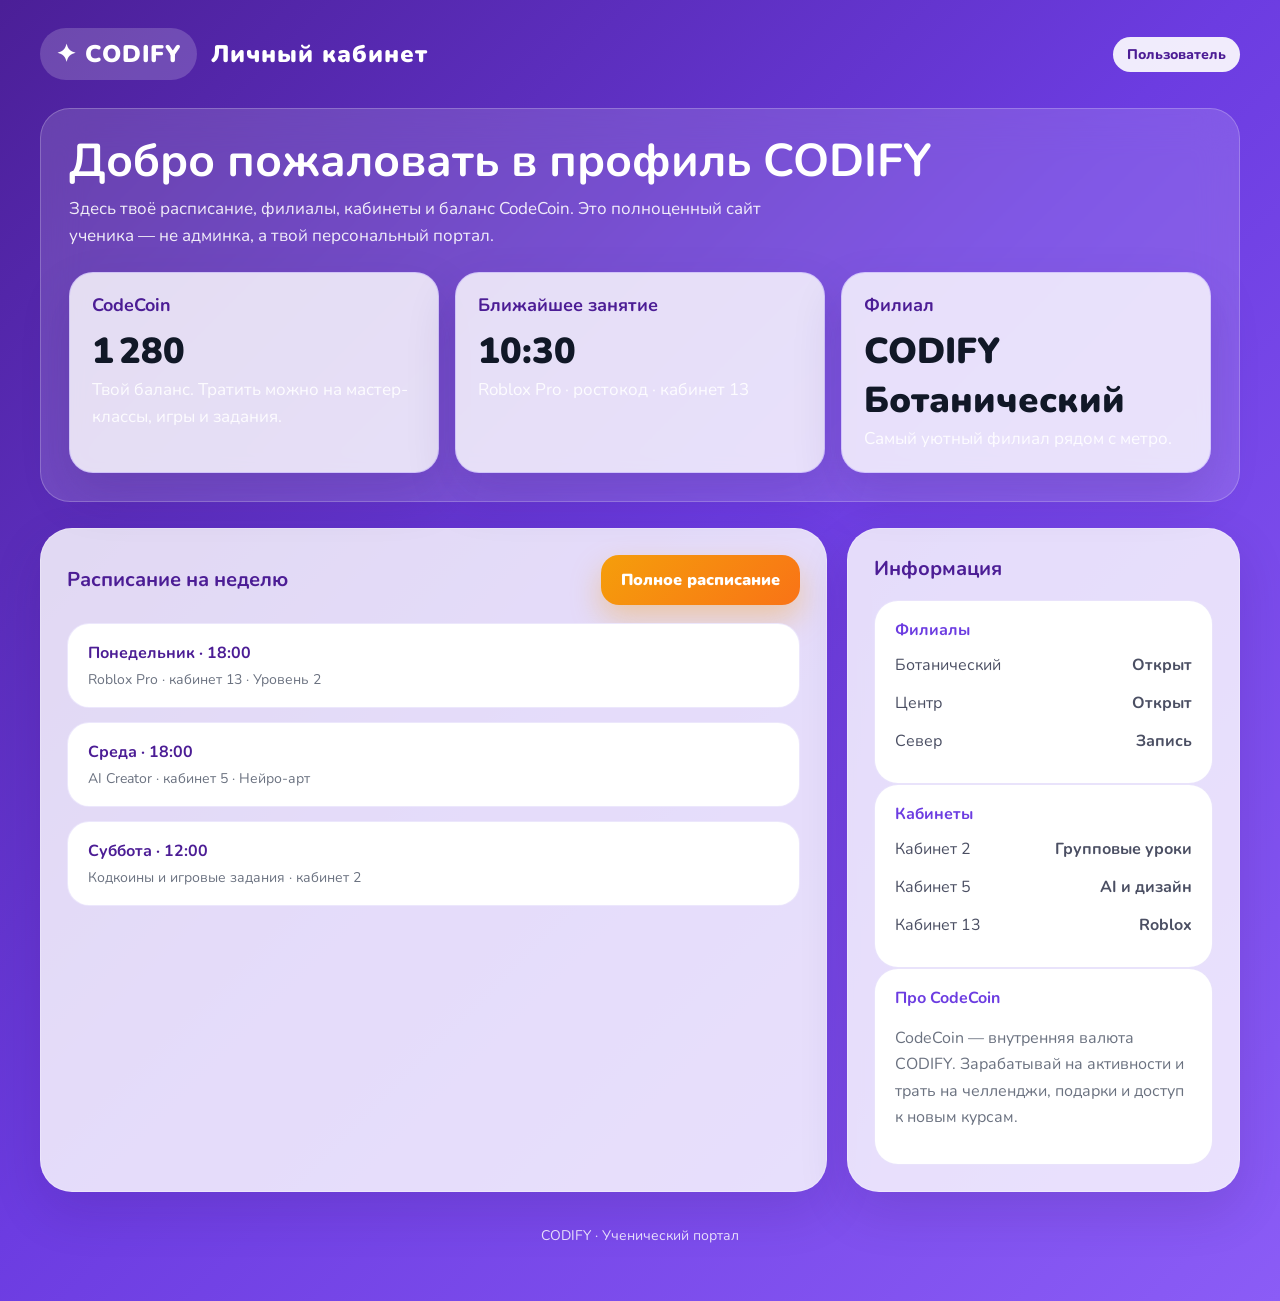
<file: Codify NPS/cabinet.html>
<!DOCTYPE html>
<html lang="ru">
<head>
  <meta charset="utf-8">
  <meta name="viewport" content="width=device-width, initial-scale=1.0">
  <title>CODIFY — Кабинет ученика</title>
  <link href="https://fonts.googleapis.com/css2?family=Nunito:wght@400;600;700;800;900&display=swap" rel="stylesheet">
  <style>
    :root {
      --purple: #6C3CE1;
      --purple-d: #4C1D95;
      --purple-l: #8B5CF6;
      --amber: #F59E0B;
      --ink: #1E1B4B;
      --gray: #6B7280;
      --layer: rgba(255,255,255,.82);
    }
    * { box-sizing: border-box; }
    body {
      margin: 0;
      min-height: 100vh;
      font-family: 'Nunito', sans-serif;
      background: linear-gradient(135deg, #4B1F97 0%, #6C3CE1 48%, #8B5CF6 100%);
      color: var(--ink);
    }
    .page {
      width: min(1200px, calc(100% - 32px));
      margin: 0 auto;
      padding: 28px 0 56px;
    }
    .header {
      display: flex;
      justify-content: space-between;
      gap: 18px;
      align-items: center;
      flex-wrap: wrap;
      margin-bottom: 28px;
    }
    .brand {
      display: flex;
      align-items: center;
      gap: 14px;
      color: #fff;
      font-size: 24px;
      font-weight: 900;
      letter-spacing: 1px;
    }
    .brand span { background: rgba(255,255,255,.18); padding: 10px 16px; border-radius: 999px; }
    .hero {
      background: rgba(255,255,255,.14);
      border: 1px solid rgba(255,255,255,.22);
      backdrop-filter: blur(20px);
      border-radius: 30px;
      padding: 28px;
      width: 100%;
    }
    .hero h1 {
      margin: 0 0 10px;
      font-size: clamp(32px, 4vw, 46px);
      line-height: 1.05;
      color: #fff;
    }
    .hero p {
      margin: 0;
      color: rgba(255,255,255,.9);
      font-size: 17px;
      max-width: 760px;
      line-height: 1.6;
    }
    .top-widgets {
      display: grid;
      grid-template-columns: repeat(3, minmax(180px, 1fr));
      gap: 16px;
      margin-top: 22px;
    }
    .widget {
      background: var(--layer);
      border-radius: 24px;
      padding: 20px 22px;
      border: 1px solid rgba(110, 75, 255, .18);
      box-shadow: 0 22px 50px rgba(51, 16, 92, .16);
    }
    .widget h2 {
      font-size: 18px;
      margin: 0 0 10px;
      color: var(--purple-d);
    }
    .widget .value {
      font-size: 36px;
      font-weight: 900;
      color: #111827;
    }
    .layout {
      display: grid;
      grid-template-columns: 2fr 1fr;
      gap: 20px;
      margin-top: 26px;
    }
    .panel {
      background: var(--layer);
      border-radius: 32px;
      padding: 26px;
      border: 1px solid rgba(255,255,255,.26);
      box-shadow: 0 20px 50px rgba(51, 16, 92, .14);
    }
    .panel h3 {
      margin: 0 0 16px;
      font-size: 20px;
      color: var(--purple-d);
    }
    .panel p { color: var(--gray); line-height: 1.65; }
    .card-grid {
      display: grid;
      grid-template-columns: repeat(2, minmax(0, 1fr));
      gap: 16px;
    }
    .info-card {
      background: #fff;
      border-radius: 24px;
      padding: 18px 20px;
      border: 1px solid rgba(99, 60, 225, .14);
    }
    .info-card h4 {
      margin: 0 0 10px;
      font-size: 16px;
      color: var(--purple);
    }
    .info-card ul {
      list-style: none;
      margin: 0;
      padding: 0;
      color: #4B4F63;
      line-height: 1.75;
    }
    .info-card li {
      margin-bottom: 10px;
      display: flex;
      justify-content: space-between;
      gap: 10px;
    }
    .badge {
      display: inline-flex;
      align-items: center;
      gap: 8px;
      background: rgba(255,255,255,.9);
      color: var(--purple-d);
      border-radius: 999px;
      padding: 8px 14px;
      font-weight: 800;
      font-size: 14px;
    }
    .cta {
      display: inline-flex;
      align-items: center;
      justify-content: center;
      gap: 10px;
      background: linear-gradient(135deg,#F59E0B,#F97316);
      color: #fff;
      text-decoration: none;
      border-radius: 18px;
      padding: 14px 20px;
      font-weight: 900;
      box-shadow: 0 14px 30px rgba(245, 158, 11, .35);
    }
    .section-title {
      display: flex;
      justify-content: space-between;
      align-items: center;
      gap: 14px;
      margin-bottom: 18px;
    }
    .section-title h3 { margin: 0; }
    .schedule {
      display: grid;
      gap: 14px;
    }
    .lesson {
      background: #fff;
      border-radius: 22px;
      padding: 18px 20px;
      border: 1px solid rgba(99, 60, 225, .12);
    }
    .lesson strong {
      display: block;
      font-size: 16px;
      margin-bottom: 6px;
      color: var(--purple-d);
    }
    .lesson span {
      display: block;
      font-size: 14px;
      color: var(--gray);
    }
    .brand-footer {
      margin-top: 34px;
      font-size: 14px;
      color: rgba(255,255,255,.82);
      text-align: center;
    }
    @media (max-width: 960px) {
      .layout { grid-template-columns: 1fr; }
      .card-grid { grid-template-columns: 1fr; }
      .top-widgets { grid-template-columns: 1fr; }
    }
  </style>
</head>
<body>
  <main class="page">
    <header class="header">
      <div class="brand"><span>✦ CODIFY</span> Личный кабинет</div>
      <div class="badge">Пользователь</div>
    </header>

    <section class="hero">
      <h1>Добро пожаловать в профиль CODIFY</h1>
      <p>Здесь твоё расписание, филиалы, кабинеты и баланс CodeCoin. Это полноценный сайт ученика — не админка, а твой персональный портал.</p>
      <div class="top-widgets">
        <div class="widget">
          <h2>CodeCoin</h2>
          <div class="value">1 280</div>
          <p>Твой баланс. Тратить можно на мастер-классы, игры и задания.</p>
        </div>
        <div class="widget">
          <h2>Ближайшее занятие</h2>
          <div class="value">10:30</div>
          <p>Roblox Pro · ростокод · кабинет 13</p>
        </div>
        <div class="widget">
          <h2>Филиал</h2>
          <div class="value">CODIFY Ботанический</div>
          <p>Самый уютный филиал рядом с метро.</p>
        </div>
      </div>
    </section>

    <div class="layout">
      <section class="panel">
        <div class="section-title">
          <h3>Расписание на неделю</h3>
          <a class="cta" href="#">Полное расписание</a>
        </div>
        <div class="schedule">
          <article class="lesson">
            <strong>Понедельник · 18:00</strong>
            <span>Roblox Pro · кабинет 13 · Уровень 2</span>
          </article>
          <article class="lesson">
            <strong>Среда · 18:00</strong>
            <span>AI Creator · кабинет 5 · Нейро‑арт</span>
          </article>
          <article class="lesson">
            <strong>Суббота · 12:00</strong>
            <span>Кодкоины и игровые задания · кабинет 2</span>
          </article>
        </div>
      </section>

      <aside class="panel">
        <div class="section-title">
          <h3>Информация</h3>
        </div>
        <div class="info-card">
          <h4>Филиалы</h4>
          <ul>
            <li><span>Ботанический</span><strong>Открыт</strong></li>
            <li><span>Центр</span><strong>Открыт</strong></li>
            <li><span>Север</span><strong>Запись</strong></li>
          </ul>
        </div>
        <div class="info-card">
          <h4>Кабинеты</h4>
          <ul>
            <li><span>Кабинет 2</span><strong>Групповые уроки</strong></li>
            <li><span>Кабинет 5</span><strong>AI и дизайн</strong></li>
            <li><span>Кабинет 13</span><strong>Roblox</strong></li>
          </ul>
        </div>
        <div class="info-card">
          <h4>Про CodeCoin</h4>
          <p>CodeCoin — внутренняя валюта CODIFY. Зарабатывай на активности и трать на челленджи, подарки и доступ к новым курсам.</p>
        </div>
      </aside>
    </div>

    <div class="brand-footer">CODIFY · Ученический портал</div>
  </main>
</body>
</html>
</file>
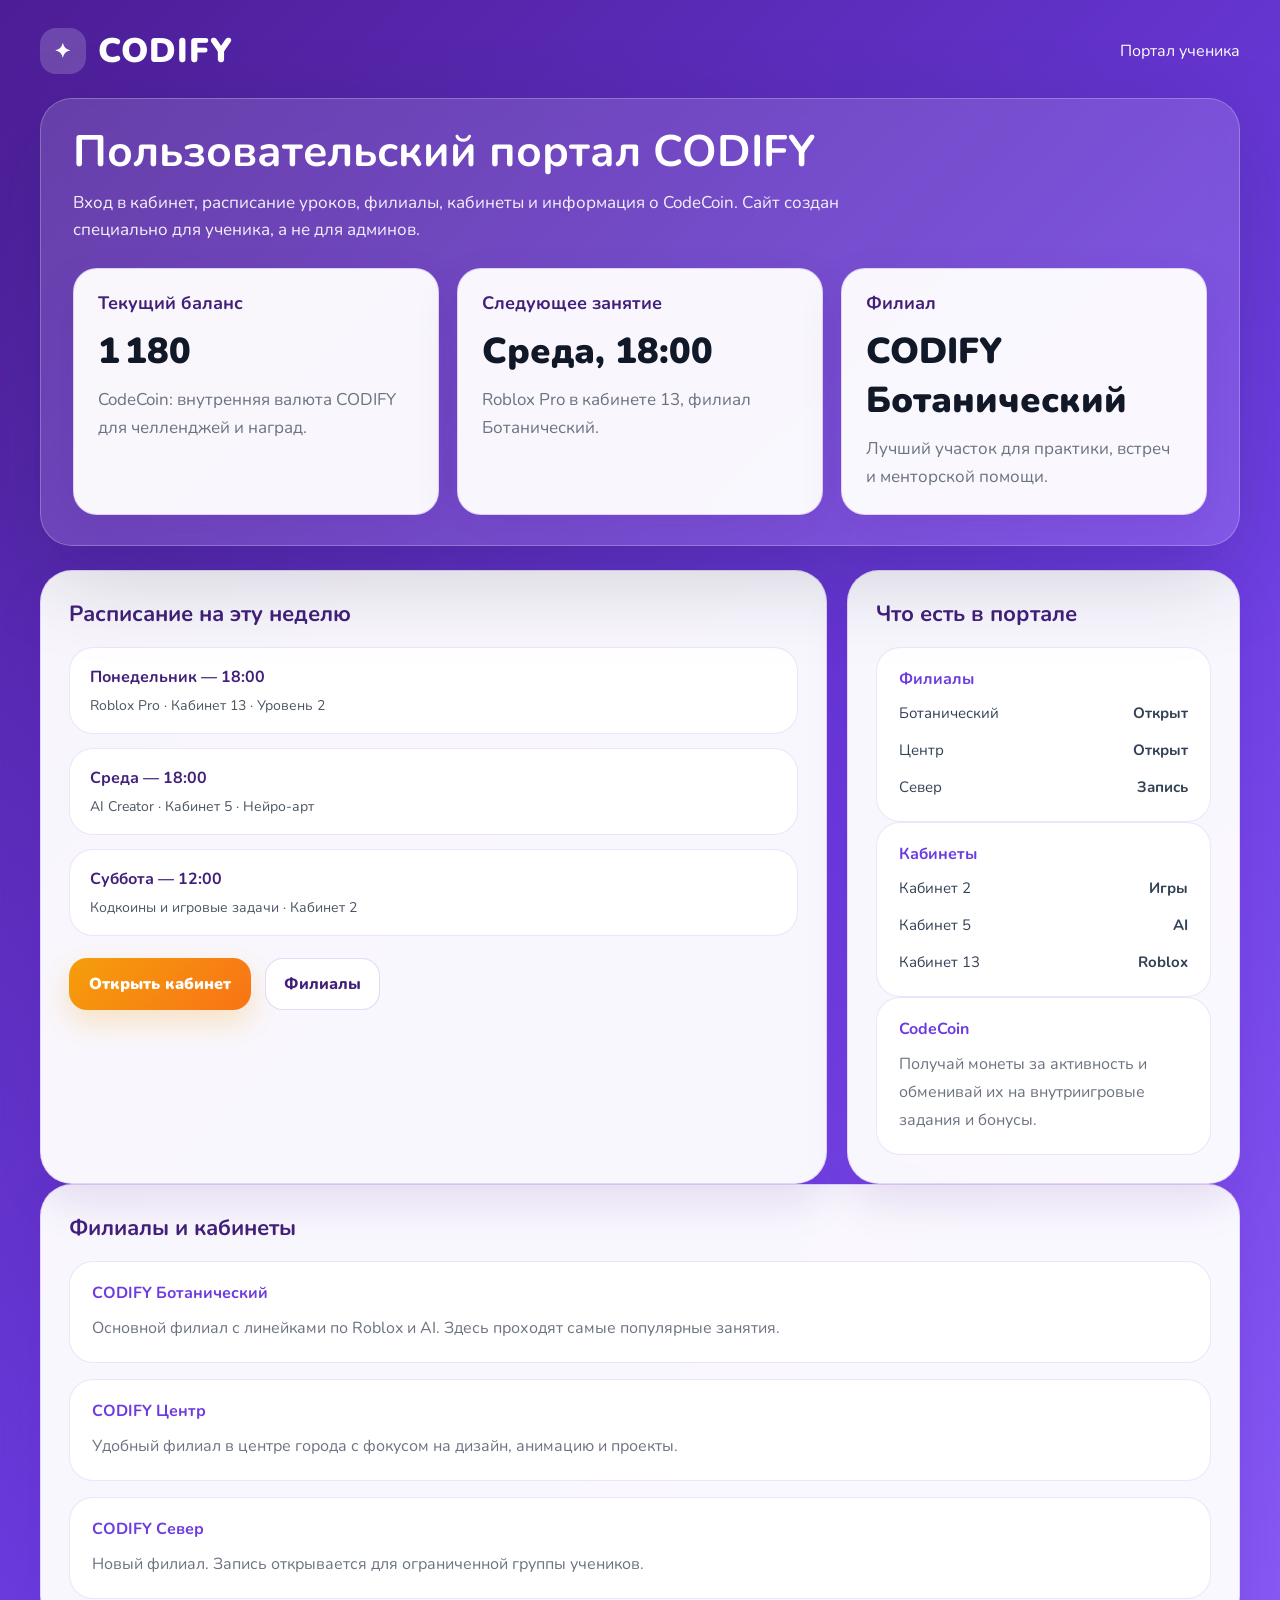
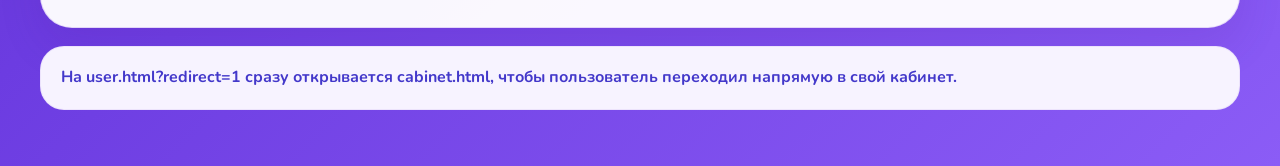
<file: Codify NPS/user.html>
<!DOCTYPE html>
<html lang="ru">
<head>
  <meta charset="utf-8">
  <meta name="viewport" content="width=device-width, initial-scale=1.0">
  <title>CODIFY — Пользовательский портал</title>
  <link href="https://fonts.googleapis.com/css2?family=Nunito:wght@400;600;700;800;900&display=swap" rel="stylesheet">
  <style>
    :root {
      --purple: #6C3CE1;
      --purple-d: #42207A;
      --amber: #F59E0B;
      --ink: #111827;
      --gray: #6B7280;
      --bg: #F8F3FF;
      --panel: rgba(255,255,255,.96);
    }
    * { box-sizing: border-box; }
    body {
      margin: 0;
      min-height: 100vh;
      font-family: 'Nunito', sans-serif;
      background: linear-gradient(135deg, #4C1D95 0%, #6C3CE1 55%, #8B5CF6 100%);
      color: var(--ink);
    }
    .page {
      width: min(1200px, calc(100% - 32px));
      margin: 0 auto;
      padding: 28px 0 56px;
    }
    .header {
      display: flex;
      justify-content: space-between;
      align-items: center;
      gap: 18px;
      flex-wrap: wrap;
      margin-bottom: 24px;
      color: #fff;
    }
    .brand {
      display: flex;
      align-items: center;
      gap: 12px;
      font-size: clamp(26px, 3vw, 34px);
      font-weight: 900;
      letter-spacing: 1px;
    }
    .brand span {
      display: inline-flex;
      align-items: center;
      justify-content: center;
      width: 46px;
      height: 46px;
      border-radius: 16px;
      background: rgba(255,255,255,.18);
      font-size: 20px;
    }
    .intro {
      background: rgba(255,255,255,.14);
      border: 1px solid rgba(255,255,255,.24);
      border-radius: 32px;
      padding: 30px 32px;
      backdrop-filter: blur(14px);
      box-shadow: 0 30px 90px rgba(17, 24, 39, .18);
      margin-bottom: 24px;
    }
    .intro h1 {
      margin: 0 0 14px;
      font-size: clamp(32px, 4vw, 44px);
      line-height: 1.05;
      color: #fff;
    }
    .intro p {
      margin: 0;
      color: rgba(255,255,255,.92);
      font-size: 17px;
      max-width: 780px;
      line-height: 1.6;
    }
    .hero-grid {
      display: grid;
      grid-template-columns: repeat(3, minmax(0, 1fr));
      gap: 18px;
      margin-top: 24px;
    }
    .hero-card {
      background: var(--panel);
      border-radius: 24px;
      padding: 22px 24px;
      border: 1px solid rgba(109, 40, 217, .18);
      box-shadow: 0 18px 44px rgba(74, 20, 140, .12);
    }
    .hero-card h2 {
      margin: 0 0 12px;
      font-size: 18px;
      color: var(--purple-d);
    }
    .hero-card .metric {
      font-size: 36px;
      font-weight: 900;
      color: #111827;
      margin-bottom: 10px;
    }
    .hero-card p {
      margin: 0;
      color: var(--gray);
      line-height: 1.7;
    }
    .main {
      display: grid;
      grid-template-columns: 2fr 1fr;
      gap: 20px;
    }
    .panel {
      background: var(--panel);
      border-radius: 32px;
      padding: 28px;
      border: 1px solid rgba(109, 40, 217, .16);
      box-shadow: 0 18px 44px rgba(74, 20, 140, .12);
    }
    .panel h3 {
      margin: 0 0 18px;
      font-size: 22px;
      color: var(--purple-d);
    }
    .panel p {
      color: var(--gray);
      line-height: 1.75;
      margin: 0;
    }
    .grid-cols {
      display: grid;
      gap: 16px;
    }
    .info-card {
      background: #fff;
      border-radius: 24px;
      padding: 20px 22px;
      border: 1px solid rgba(109, 40, 217, .12);
    }
    .info-card h4 {
      margin: 0 0 10px;
      font-size: 16px;
      color: var(--purple);
    }
    .info-card ul {
      margin: 0;
      padding: 0;
      list-style: none;
      color: #334155;
      font-size: 15px;
      line-height: 1.8;
    }
    .info-card li {
      display: flex;
      justify-content: space-between;
      gap: 12px;
      margin-bottom: 10px;
    }
    .info-card li:last-child { margin-bottom: 0; }
    .cta {
      display: inline-flex;
      align-items: center;
      justify-content: center;
      padding: 14px 20px;
      border-radius: 18px;
      color: #fff;
      background: linear-gradient(135deg,#F59E0B,#F97316);
      text-decoration: none;
      font-weight: 900;
      box-shadow: 0 12px 30px rgba(245, 158, 11, .25);
      transition: transform .15s;
    }
    .cta:hover { transform: translateY(-2px); }
    .schedule {
      display: grid;
      gap: 14px;
    }
    .lesson {
      display: grid;
      gap: 8px;
      padding: 18px 20px;
      border-radius: 24px;
      background: #fff;
      border: 1px solid rgba(109, 40, 217, .12);
    }
    .lesson strong {
      font-size: 16px;
      color: var(--purple-d);
      display: block;
    }
    .lesson span {
      color: #4B5563;
      font-size: 14px;
    }
    .note {
      margin-top: 18px;
      padding: 18px 20px;
      border-radius: 24px;
      background: #F7F3FF;
      border: 1px solid rgba(109, 40, 217, .08);
      color: #4338CA;
      font-weight: 700;
      line-height: 1.6;
    }
    .button-row {
      display: flex;
      flex-wrap: wrap;
      gap: 14px;
      margin-top: 22px;
    }
    .button-row .cta-secondary {
      padding: 14px 18px;
      border-radius: 18px;
      border: 1px solid rgba(109, 40, 217, .18);
      background: #fff;
      color: var(--purple-d);
      text-decoration: none;
      font-weight: 800;
    }
    @media (max-width: 960px) {
      .main { grid-template-columns: 1fr; }
      .hero-grid { grid-template-columns: 1fr; }
      .header { justify-content: center; text-align: center; }
    }
  </style>
</head>
<body>
  <main class="page">
    <header class="header">
      <div class="brand"><span>✦</span> CODIFY</div>
      <div>Портал ученика</div>
    </header>

    <section class="intro">
      <h1>Пользовательский портал CODIFY</h1>
      <p>Вход в кабинет, расписание уроков, филиалы, кабинеты и информация о CodeCoin. Сайт создан специально для ученика, а не для админов.</p>
      <div class="hero-grid">
        <div class="hero-card">
          <h2>Текущий баланс</h2>
          <div class="metric">1 180</div>
          <p>CodeCoin: внутренняя валюта CODIFY для челленджей и наград.</p>
        </div>
        <div class="hero-card">
          <h2>Следующее занятие</h2>
          <div class="metric">Среда, 18:00</div>
          <p>Roblox Pro в кабинете 13, филиал Ботанический.</p>
        </div>
        <div class="hero-card">
          <h2>Филиал</h2>
          <div class="metric">CODIFY Ботанический</div>
          <p>Лучший участок для практики, встреч и менторской помощи.</p>
        </div>
      </div>
    </section>

    <div class="main">
      <section class="panel">
        <div class="section-title">
          <h3>Расписание на эту неделю</h3>
        </div>
        <div class="schedule">
          <article class="lesson">
            <strong>Понедельник — 18:00</strong>
            <span>Roblox Pro · Кабинет 13 · Уровень 2</span>
          </article>
          <article class="lesson">
            <strong>Среда — 18:00</strong>
            <span>AI Creator · Кабинет 5 · Нейро‑арт</span>
          </article>
          <article class="lesson">
            <strong>Суббота — 12:00</strong>
            <span>Кодкоины и игровые задачи · Кабинет 2</span>
          </article>
        </div>
        <div class="button-row">
          <a class="cta" href="cabinet.html">Открыть кабинет</a>
          <a class="cta-secondary" href="#branches">Филиалы</a>
        </div>
      </section>

      <aside class="panel">
        <div class="section-title">
          <h3>Что есть в портале</h3>
        </div>
        <div class="info-card">
          <h4>Филиалы</h4>
          <ul>
            <li><span>Ботанический</span><strong>Открыт</strong></li>
            <li><span>Центр</span><strong>Открыт</strong></li>
            <li><span>Север</span><strong>Запись</strong></li>
          </ul>
        </div>
        <div class="info-card">
          <h4>Кабинеты</h4>
          <ul>
            <li><span>Кабинет 2</span><strong>Игры</strong></li>
            <li><span>Кабинет 5</span><strong>AI</strong></li>
            <li><span>Кабинет 13</span><strong>Roblox</strong></li>
          </ul>
        </div>
        <div class="info-card">
          <h4>CodeCoin</h4>
          <p>Получай монеты за активность и обменивай их на внутриигровые задания и бонусы.</p>
        </div>
      </aside>
    </div>

    <section class="panel" id="branches">
      <div class="section-title">
        <h3>Филиалы и кабинеты</h3>
      </div>
      <div class="grid-cols">
        <div class="info-card">
          <h4>CODIFY Ботанический</h4>
          <p>Основной филиал с линейками по Roblox и AI. Здесь проходят самые популярные занятия.</p>
        </div>
        <div class="info-card">
          <h4>CODIFY Центр</h4>
          <p>Удобный филиал в центре города с фокусом на дизайн, анимацию и проекты.</p>
        </div>
        <div class="info-card">
          <h4>CODIFY Север</h4>
          <p>Новый филиал. Запись открывается для ограниченной группы учеников.</p>
        </div>
      </div>
    </section>

    <section class="note">
      На user.html?redirect=1 сразу открывается cabinet.html, чтобы пользователь переходил напрямую в свой кабинет.
    </section>
  </main>

  <script>
    const params = new URLSearchParams(window.location.search);
    if (params.get('redirect') === '1') {
      window.location.replace('cabinet.html');
    }
  </script>
</body>
</html>
</file>
